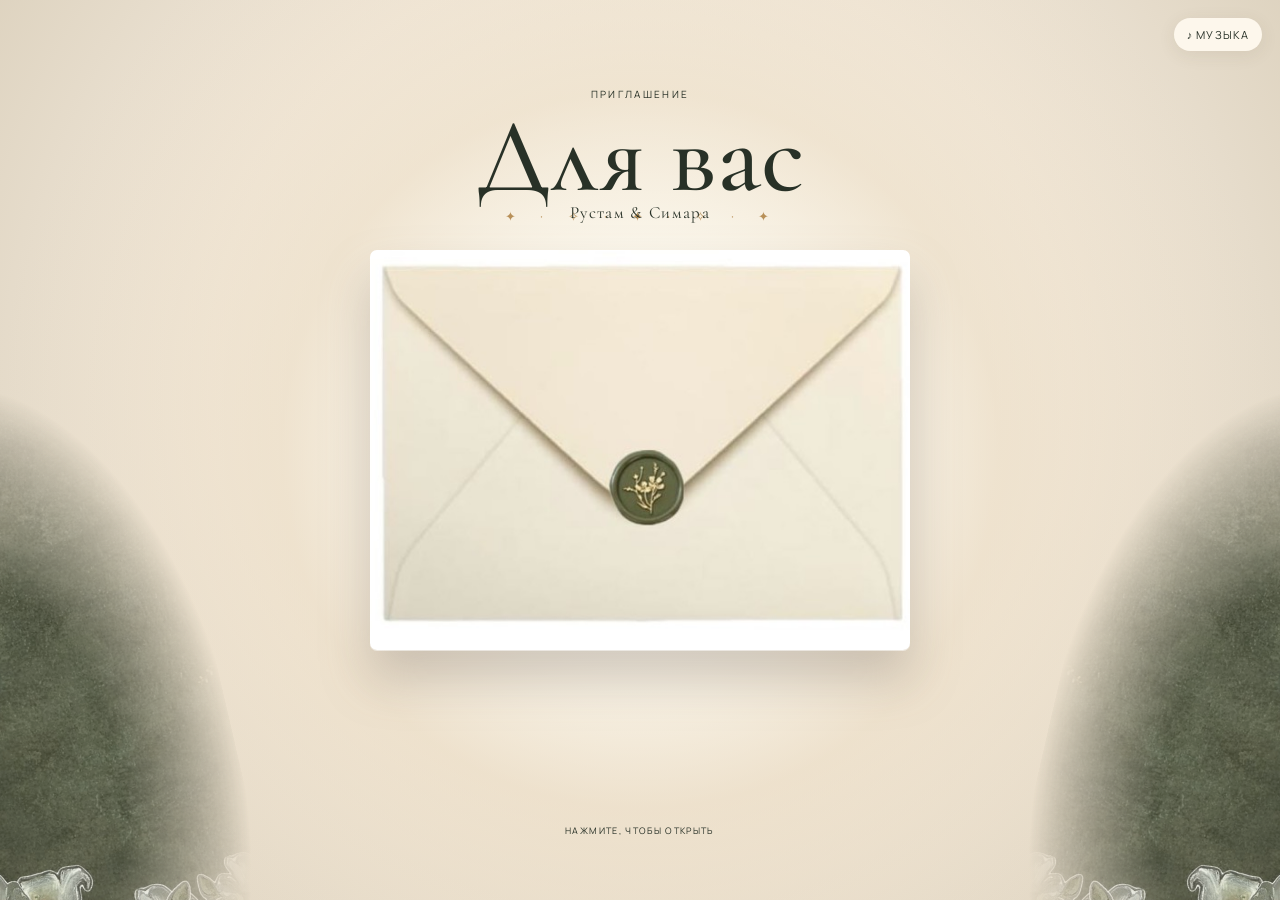
<file: index.html>
<!doctype html>
<html lang="ru">
<head>
    <meta charset="utf-8">
    <meta name="viewport" content="width=device-width,initial-scale=1">
    <meta name="theme-color" content="#f5f0e8">
    <title> Рустам & Симара </title>
    <link rel="preconnect" href="https://fonts.googleapis.com">
    <link rel="preconnect" href="https://fonts.gstatic.com" crossorigin>
    <link href="https://fonts.googleapis.com/css2?family=Cormorant+Garamond:ital,wght@0,400;0,500;0,600;1,400&family=Manrope:wght@400;500&display=swap" rel="stylesheet">
    <link rel="stylesheet" href="styles.css">
    <style>
        * {
            box-sizing: border-box;
        }
        
        .event-details {
            background: linear-gradient(135deg, rgba(245, 240, 232, 0.95), rgba(232, 224, 214, 0.95));
            border-radius: 20px;
            padding: 2.5rem 2rem;
            margin: 1.5rem auto;
            max-width: 500px;
            width: 90%;
            border: 2px solid #d4c5b5;
            box-shadow: 0 8px 32px rgba(0, 0, 0, 0.08);
            position: relative;
        }
        .event-details::before {
            content: '✦';
            position: absolute;
            top: -15px;
            left: 50%;
            transform: translateX(-50%);
            background: #f5f0e8;
            padding: 0 15px;
            font-size: 24px;
            color: #b8a89a;
        }
        .event-item {
            padding: 0.8rem 0;
            border-bottom: 1px solid rgba(184, 168, 154, 0.2);
        }
        .event-item:last-child {
            border-bottom: none;
        }
        .event-label {
            font-family: 'Manrope', sans-serif;
            font-size: 11px;
            letter-spacing: 2px;
            text-transform: uppercase;
            color: #9a8a7a;
            display: block;
            margin-bottom: 0.2rem;
        }
        .event-date {
            font-size: 1.4rem;
            font-weight: 500;
            color: #2c2420;
            display: block;
        }
        .event-time {
            font-size: 1.1rem;
            font-weight: 400;
            color: #5a4e42;
            display: inline-block;
            margin-right: 12px;
        }
        .event-place {
            font-size: 1.1rem;
            font-weight: 400;
            color: #5a4e42;
            display: inline-block;
        }
        .event-divider {
            display: block;
            text-align: center;
            font-size: 20px;
            color: #d4c5b5;
            margin: 0.2rem 0;
            letter-spacing: 8px;
        }
        .family-name {
            font-size: 1.6rem;
            font-weight: 500;
            color: #2c2420;
            text-align: center;
            padding-top: 0.8rem;
            margin-top: 0.8rem;
            border-top: 2px solid #d4c5b5;
            letter-spacing: 1px;
            font-family: 'Cormorant Garamond', serif;
            font-style: italic;
        }
        .family-name span {
            color: #b8a89a;
            font-weight: 300;
        }

        .evening-section {
            display: flex;
            align-items: center;
            justify-content: center;
            min-height: 70vh;
            width: 100%;
            padding: 2rem;
            position: relative;
        }
        .evening-section .bg-img {
            position: absolute;
            inset: 0;
            width: 100%;
            height: 100%;
            object-fit: cover;
            z-index: 0;
        }
        .evening-section .veil-overlay {
            position: absolute;
            inset: 0;
            background: rgba(40, 30, 20, 0.5);
            z-index: 1;
        }
        .center-message {
            max-width: 580px;
            width: 100%;
            padding: 2.5rem 2rem 2rem;
            background: rgba(255, 248, 240, 0.10);
            backdrop-filter: blur(4px);
            -webkit-backdrop-filter: blur(4px);
            border-radius: 28px;
            border: 1px solid rgba(255, 248, 240, 0.12);
            text-align: center;
            margin: 0 auto;
            position: relative;
            z-index: 2;
        }
        .center-message .label {
            font-family: 'Manrope', sans-serif;
            font-size: 12px;
            letter-spacing: 4px;
            text-transform: uppercase;
            color: rgba(255, 248, 240, 0.5);
            display: block;
            margin-bottom: 0.8rem;
        }
        .center-message p {
            font-family: 'Manrope', sans-serif;
            font-size: 1.05rem;
            color: rgba(255, 248, 240, 0.85);
            line-height: 1.9;
            font-weight: 300;
            letter-spacing: 0.3px;
            margin: 0.6rem 0;
        }
        .center-message .quote {
            font-family: 'Cormorant Garamond', serif;
            font-size: 1.8rem;
            font-style: italic;
            color: #f5f0e8;
            display: block;
            margin: 1rem 0 0.8rem;
            letter-spacing: 2px;
            line-height: 1.3;
        }
        .center-message .divider-line {
            display: block;
            color: rgba(255, 248, 240, 0.2);
            font-size: 1.2rem;
            letter-spacing: 10px;
            margin: 0.8rem 0;
        }
        .center-message .final-line {
            font-size: 0.95rem;
            opacity: 0.7;
            margin-top: 0.4rem;
        }

        @media (max-width: 600px) {
            .event-details {
                padding: 1.8rem 1.2rem;
                width: 95%;
            }
            .event-date {
                font-size: 1.2rem;
            }
            .event-time, .event-place {
                font-size: 1rem;
                display: block;
                margin-right: 0;
            }
            .family-name {
                font-size: 1.3rem;
            }
            
            .evening-section {
                min-height: 60vh;
                padding: 1rem;
            }
            .center-message {
                padding: 1.5rem 1.2rem 1.2rem;
                border-radius: 20px;
            }
            .center-message p {
                font-size: 0.95rem;
                line-height: 1.7;
            }
            .center-message .quote {
                font-size: 1.4rem;
                margin: 0.6rem 0;
            }
            .center-message .label {
                font-size: 10px;
                letter-spacing: 3px;
            }
            .center-message .divider-line {
                font-size: 1rem;
                letter-spacing: 6px;
            }
            .center-message .final-line {
                font-size: 0.9rem;
            }
            
            .photos figure {
                flex: 1 1 100%;
                max-width: 100%;
            }
            .photos figure img {
                height: 180px;
            }
            .copy h2 {
                font-size: 2rem !important;
            }
            .final-copy h2 {
                font-size: 2.2rem !important;
            }
            .wish-card {
                padding: 2rem 1.2rem !important;
            }
            .details p {
                font-size: 1rem !important;
            }
        }

        @media (max-width: 400px) {
            .center-message p {
                font-size: 0.85rem;
            }
            .center-message .quote {
                font-size: 1.2rem;
            }
            .event-date {
                font-size: 1rem;
            }
            .family-name {
                font-size: 1.1rem;
            }
        }
    </style>
</head>
<body>
    <button class="music" id="music" aria-label="Включить музыку">♪ <span>музыка</span></button>
    <main>
        <section class="hero">
            <div class="glow"></div>
            <div class="flora left"></div>
            <div class="flora right"></div>
            <div class="stars" aria-hidden="true">✦　·　✧　·　✦　·　✧　·　✦</div>
            <header>
                <span>приглашение</span>
                <h1>Для вас</h1>
                <p>Рустам & Симара</p>
            </header>
            <button class="envelope" id="open" aria-label="Открыть приглашение">
                <img src="assets/navy-envelope.jpg" alt="Конверт с восковой печатью">
            </button>
            <small>нажмите, чтобы открыть</small>
        </section>

        <div id="story" hidden>
            <section class="scene opening">
                <img src="assets/golden-light.jpg" alt="Солнечный свет в высоких окнах">
                <div class="veil"></div>
                <div class="copy reveal">
                    <span>один особенный вечер</span>
                    <h2>Есть мгновения,<br><i>которые остаются<br>в сердце навсегда.</i></h2>
                    <p>И этот вечер мы мечтаем разделить с вами.</p>
                </div>
            </section>

            <section class="scene stairs">
                <img src="assets/grand-staircase.jpg" alt="Парадная лестница дворца">
                <div class="veil"></div>
                <div class="copy right reveal">
                    <span>следуйте за светом</span>
                    <h2>Вас ждёт<br><i>наша история.</i></h2>
                </div>
            </section>

            <section class="details reveal">
                <span>с любовью</span>
                <h2>Дорогие наши,</h2>
                <p>Мы приглашаем вас быть рядом<br>в дни, которые станут началом<br>нашей новой главы.</p>
                
                <div class="event-details">
                    <div class="event-item">
                        <span class="event-label">✦ Вечер</span>
                        <span class="event-date">19 сентября 2026</span>
                        <span class="event-time">8:00</span>
                        <span class="event-place">Тарабхонаи Шохон</span>
                    </div>
                    
                    <div class="family-name">
                        Оилаи Тураевхо <span>&</span> Махмудовхо
                    </div>
                </div>
                
                <b>✦</b>
            </section>

            <section class="scene evening even-section" style="display:flex; align-items:center; justify-content:center; min-height:70vh; padding:2rem; position:relative;">
                <img src="assets/reception.jpg" alt="Свадебный ужин в саду" style="position:absolute; inset:0; width:100%; height:100%; object-fit:cover; z-index:0;">
                <div style="position:absolute; inset:0; background:rgba(40,30,20,0.5); z-index:1;"></div>
                
                <div class="center-message" style="position:relative; z-index:2;">
                    <span class="label">для вас</span>
                    <p>В этот вечер не будет строгих правил.<br>Будет только свет, тепло и искренность.</p>
                    <span class="quote">«Самое важное — это вы рядом»</span>
                    <p>Мы хотим, чтобы каждый из вас чувствовал себя<br>не просто гостем, а частью нашей большой истории.</p>
                    <span class="divider-line">— ✦ —</span>
                    <p class="final-line">Приходите с открытым сердцем —<br>остальное сделает этот вечер.</p>
                </div>
            </section>

            <section class="gallery">
                <div class="reveal">
                    <span>воспоминания</span>
                    <h2>Наша маленькая<br><i>история любви</i></h2>
                </div>
                <div class="photos">
                    <figure><img src="assets/couple.jpg" alt="Пара в саду"><figcaption>вместе — всегда</figcaption></figure>
                    <figure><img src="assets/golden-light.jpg" alt="Золотой свет"><figcaption>свет нашего дня</figcaption></figure>
                    <figure><img src="assets/reception.jpg" alt="Вечерняя площадка"><figcaption>вечер для близких</figcaption></figure>
                </div>
            </section>

            <section class="wish">
                <div class="wish-card reveal">
                    <span>пожелание для вас</span>
                    <h2>Пусть в этот вечер<br><i>всё будет о любви.</i></h2>
                    <p>О тёплых объятиях, искренних словах, смехе до слёз и воспоминаниях, к которым захочется возвращаться снова и снова.</p>
                    <b>Рустам &amp; Симара</b>
                </div>
            </section>

            <section class="final">
                <img src="assets/couple.jpg" alt="Симара и Рустам">
                <div class="final-shade"></div>
                <div class="final-copy reveal">
                    <span>до скорой встречи</span>
                    <h2>Будем ждать<br><i>вас.</i></h2>
                    <button id="rsvp">Подтвердить присутствие</button>
                    <small>Пожалуйста, сообщите нам до 19 сентября</small>
                </div>
            </section>
        </div>
    </main>

    <dialog id="dialog">
        <button class="close">×</button>
        <span>Спасибо</span>
        <h2>До встречи!</h2>
        <p>Мы будем очень рады разделить этот день с вами.</p>
    </dialog>

    <script src="script.js"></script>
</body>
</html>
</file>
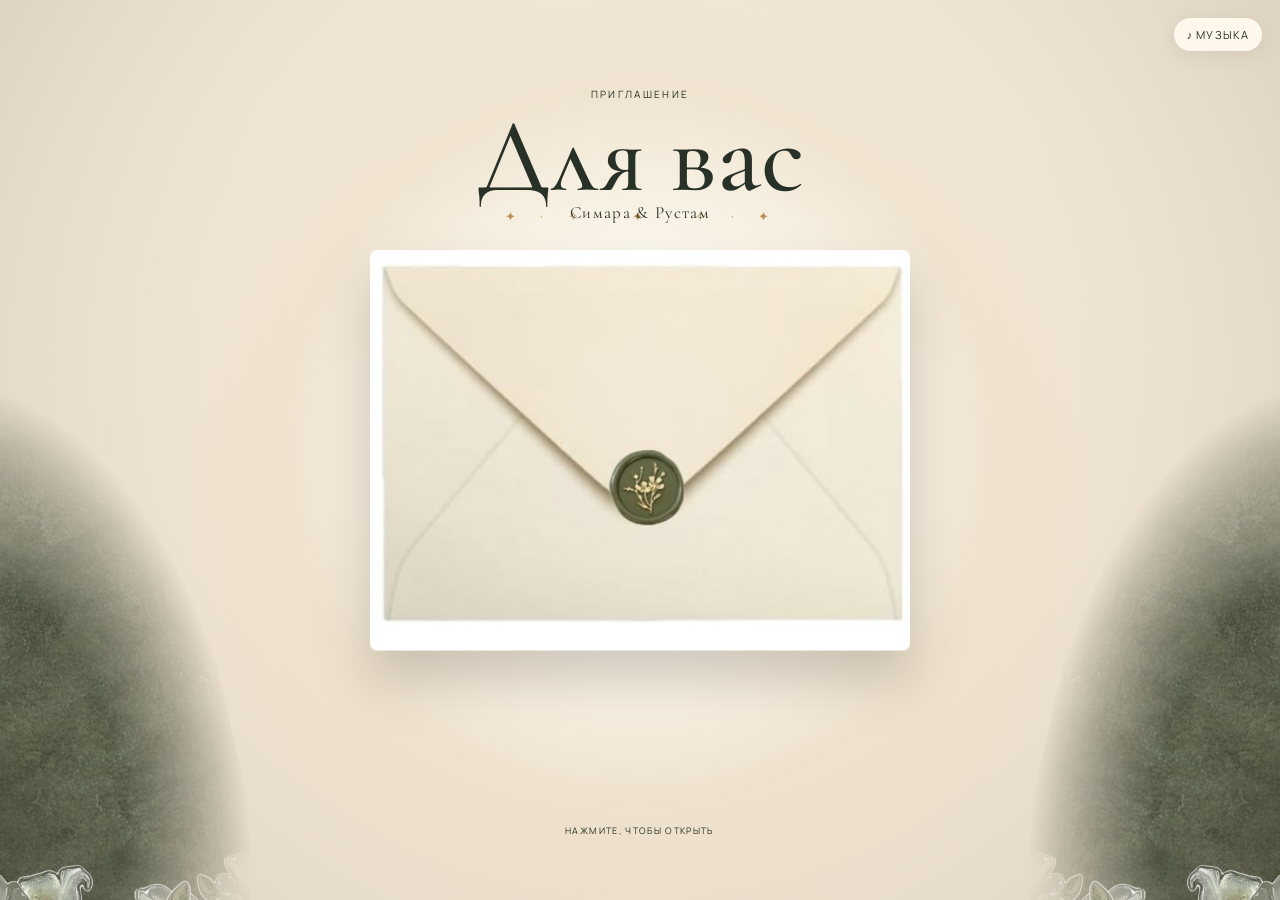
<file: outputs/invitation-site/index.html>
<!doctype html><html lang="ru"><head><meta charset="utf-8"><meta name="viewport" content="width=device-width,initial-scale=1"><meta name="theme-color" content="#f5f0e8"><title>Симара & Рустам</title><link rel="preconnect" href="https://fonts.googleapis.com"><link rel="preconnect" href="https://fonts.gstatic.com" crossorigin><link href="https://fonts.googleapis.com/css2?family=Cormorant+Garamond:ital,wght@0,400;0,500;0,600;1,400&family=Manrope:wght@400;500&display=swap" rel="stylesheet"><link rel="stylesheet" href="styles.css"></head><body><button class="music" id="music" aria-label="Включить музыку">♪ <span>музыка</span></button><main><section class="hero"><div class="glow"></div><div class="flora left"></div><div class="flora right"></div><div class="stars" aria-hidden="true">✦　·　✧　·　✦　·　✧　·　✦</div><header><span>приглашение</span><h1>Для вас</h1><p>Симара &amp; Рустам</p></header><button class="envelope" id="open" aria-label="Открыть приглашение"><img src="assets/navy-envelope.jpg" alt="Конверт с восковой печатью"></button><small>нажмите, чтобы открыть</small></section><div id="story" hidden><section class="scene opening"><img src="assets/golden-light.jpg" alt="Солнечный свет в высоких окнах"><div class="veil"></div><div class="copy reveal"><span>один особенный вечер</span><h2>Есть мгновения,<br><i>которые остаются<br>в сердце навсегда.</i></h2><p>И этот вечер мы мечтаем разделить с вами.</p></div></section><section class="scene stairs"><img src="assets/grand-staircase.jpg" alt="Парадная лестница дворца"><div class="veil"></div><div class="copy right reveal"><span>следуйте за светом</span><h2>Вас ждёт<br><i>наша история.</i></h2></div></section><section class="details reveal"><span>с любовью</span><h2>Дорогие наши,</h2><p>Мы приглашаем вас быть рядом<br>в день, который станет началом<br>нашей новой главы.</p><b>✦</b><strong>25 сентября 2026</strong><strong>18:00</strong><strong>Villa Verde, Bogotá</strong></section><section class="scene evening"><img src="assets/reception.jpg" alt="Свадебный ужин в саду"><div class="veil warm"></div><div class="copy schedule reveal"><span>программа вечера</span><h2>Время<br><i>быть вместе.</i></h2><div><p><b>19:00</b> Встреча гостей</p><p><b>20:00</b> Праздничный ужин</p><p><b>21:00</b> Музыка и танцы</p></div></div></section><section class="gallery"><div class="reveal"><span>воспоминания</span><h2>Наша маленькая<br><i>история любви</i></h2></div><div class="photos"><figure><img src="assets/couple.jpg" alt="Пара в саду"><figcaption>вместе — всегда</figcaption></figure><figure><img src="assets/golden-light.jpg" alt="Золотой свет"><figcaption>свет нашего дня</figcaption></figure><figure><img src="assets/reception.jpg" alt="Вечерняя площадка"><figcaption>вечер для близких</figcaption></figure></div></section><section class="wish"><div class="wish-card reveal"><span>пожелание для вас</span><h2>Пусть в этот вечер<br><i>всё будет о любви.</i></h2><p>О тёплых объятиях, искренних словах, смехе до слёз и воспоминаниях, к которым захочется возвращаться снова и снова.</p><b>Симара &amp; Рустам</b></div></section><section class="final"><img src="assets/couple.jpg" alt="Симара и Рустам"><div class="final-shade"></div><div class="final-copy reveal"><span>до скорой встречи</span><h2>Будем ждать<br><i>вас.</i></h2><button id="rsvp">Подтвердить присутствие</button><small>Пожалуйста, сообщите нам до 10 сентября</small></div></section></div></main><dialog id="dialog"><button class="close">×</button><span>Спасибо</span><h2>До встречи!</h2><p>Мы будем очень рады разделить этот день с вами.</p><a href="mailto:hello@example.com?subject=Подтверждение%20присутствия">Написать нам</a></dialog><script src="script.js"></script></body></html>
</file>
<file: styles.css>
:root{--ink:#283127;--cream:#f5f0e8;--gold:#bc9056;--serif:'Cormorant Garamond',Georgia,serif;--sans:Manrope,Arial,sans-serif}*{box-sizing:border-box}body{margin:0;background:var(--cream);color:var(--ink);font-family:var(--sans)}button{font:inherit}.music{position:fixed;z-index:30;right:18px;top:18px;border:0;border-radius:20px;padding:9px 13px;background:#fffaf0e8;color:var(--ink);font-size:11px;letter-spacing:.1em;text-transform:uppercase;cursor:pointer;box-shadow:0 4px 18px #55452a16}.music.playing{color:#a36f2e}.hero{min-height:100svh;position:relative;display:grid;place-items:center;overflow:hidden;background:linear-gradient(140deg,#f7f4eb,#e8e0d1)}.glow{position:absolute;width:110vmax;height:110vmax;border-radius:50%;background:radial-gradient(circle,#fffdf5 0 12%,#e9d9bd80 36%,transparent 65%);animation:breathe 9s ease-in-out infinite}.flora{position:absolute;width:46vw;max-width:440px;height:72%;bottom:-12%;background:url('assets/green-wallpaper.jpg') bottom/cover;opacity:.82;filter:saturate(.75);mask-image:radial-gradient(ellipse at 50% 60%,#000 33%,transparent 72%)}.flora.left{left:-14%;transform:rotate(-13deg)}.flora.right{right:-14%;transform:scaleX(-1) rotate(-13deg)}.stars{position:absolute;z-index:2;top:23%;color:#b89058;letter-spacing:.45em;font-size:13px;animation:float 7s ease-in-out infinite}header{z-index:3;position:absolute;top:10%;text-align:center}header span,.copy span,.details>span,.gallery span,.wish span,.final-copy span,dialog span{text-transform:uppercase;letter-spacing:.23em;font-size:10px}header h1{font:500 clamp(57px,10vw,105px)/.75 var(--serif);margin:15px 0 5px}header p{font:400 17px var(--serif);letter-spacing:.08em;margin:0}.envelope{z-index:3;padding:0;border:0;background:transparent;width:min(76vw,500px);cursor:pointer;filter:drop-shadow(0 26px 20px #3d302230);transition:transform .6s,filter .6s}.envelope:hover{transform:translateY(-7px) rotate(-1.2deg);filter:drop-shadow(0 36px 24px #3d302244)}.envelope img{display:block;width:100%;aspect-ratio:1.38;object-fit:cover;object-position:center 44%;border-radius:2px}.hero>small{position:absolute;z-index:3;bottom:7%;letter-spacing:.15em;text-transform:uppercase;font-size:9px}.scene{min-height:100svh;position:relative;overflow:hidden}.scene>img,.final>img{position:absolute;inset:0;width:100%;height:100%;object-fit:cover;animation:zoom 16s ease-out both}.veil,.final-shade{position:absolute;inset:0;background:linear-gradient(90deg,#111c15c9,transparent 70%)}.warm{background:linear-gradient(90deg,#26180ed0,transparent 70%)}.copy{position:absolute;z-index:2;top:50%;left:clamp(25px,11vw,170px);transform:translateY(-50%);max-width:650px;color:#fffaf0;text-shadow:0 2px 18px #0008}.copy.right{left:auto;right:clamp(25px,11vw,170px);text-align:right}.copy h2,.details h2,.gallery h2,.wish h2,.final h2,dialog h2{font:500 clamp(47px,7vw,85px)/.8 var(--serif);margin:18px 0}.copy p{font:400 clamp(20px,2vw,28px)/1.15 var(--serif)}.details{min-height:82svh;display:grid;place-content:center;text-align:center;padding:60px 24px;background:linear-gradient(145deg,#faf7ef,#e7ddcd)}.details p,.wish p{font:400 clamp(21px,3vw,31px)/1.15 var(--serif)}.details b{color:var(--gold);font-size:22px;margin:20px}.details strong{display:block;margin:5px;font:500 clamp(17px,2vw,23px) var(--serif);letter-spacing:.04em}.schedule>div{border-top:1px solid #efddba;margin-top:28px}.schedule p{margin:0;padding:11px 0;border-bottom:1px solid #efddba99;font:400 17px var(--serif)}.schedule b{display:inline-block;width:72px;color:#edca8e}.gallery{padding:clamp(75px,11vw,140px) 8%;background:#f7f2e9}.gallery>div:first-child{text-align:center}.photos{display:grid;grid-template-columns:repeat(3,1fr);gap:18px;max-width:1000px;margin:48px auto 0}.photos figure{margin:0}.photos img{width:100%;aspect-ratio:.76;object-fit:cover;display:block;box-shadow:0 17px 30px #392a1d1c}.photos figure:nth-child(2){margin-top:42px}.photos figcaption{text-align:center;font:italic 18px var(--serif);padding:13px 0}.wish{min-height:87svh;display:grid;place-items:center;padding:55px 22px;background:url('assets/golden-light.jpg') center/cover}.wish-card{max-width:690px;text-align:center;padding:clamp(45px,8vw,92px) clamp(24px,7vw,70px);background:#fffaf0e6;backdrop-filter:blur(5px);box-shadow:0 25px 55px #28190d45}.wish-card b{font:italic 27px var(--serif);color:#a4753f}.final{min-height:100svh;display:grid;place-items:center;position:relative;overflow:hidden}.final-shade{background:linear-gradient(0deg,#172017d9,transparent 70%)}.final-copy{z-index:2;align-self:end;text-align:center;color:#fffaf0;padding:70px 22px}.final-copy h2{font-size:clamp(55px,9vw,100px)}.final-copy button{border:0;background:#fff5e5;color:#263126;padding:15px 23px;letter-spacing:.12em;text-transform:uppercase;font-size:10px;cursor:pointer}.final-copy small{display:block;margin-top:17px;font-size:9px;letter-spacing:.04em}.reveal{opacity:0;transform:translateY(28px);transition:opacity .9s,transform .9s}.reveal.visible{opacity:1;transform:none}@keyframes zoom{from{scale:1.04}to{scale:1.13}}@keyframes breathe{50%{scale:1.08;opacity:.75}}@keyframes float{50%{translate:0 -13px;opacity:.55}}dialog{border:0;padding:50px;max-width:390px;text-align:center;color:var(--ink);background:#fffaf0;box-shadow:0 30px 100px #0008}dialog::backdrop{background:#142019bb}.close{position:absolute;right:12px;top:8px;border:0;background:none;font-size:27px;cursor:pointer}dialog p{font:400 21px/1.15 var(--serif)}dialog a{font-size:10px;letter-spacing:.12em;text-transform:uppercase;color:var(--ink);border-bottom:1px solid var(--gold);padding:8px;text-decoration:none}@media(max-width:600px){.flora{width:64vw;bottom:-14%}.stars{top:25%;font-size:10px}.copy,.copy.right{left:24px;right:24px;top:auto;bottom:10%;transform:none;text-align:left}.veil{background:linear-gradient(0deg,#121b14df,transparent 75%)}.copy h2{font-size:52px}.details{min-height:76svh}.photos{gap:10px;margin-top:33px}.photos figcaption{font-size:14px}.photos figure:nth-child(2){margin-top:26px}.wish{min-height:78svh}.wish-card{padding:44px 25px}.final>img{object-position:48% center}.music{right:12px;top:12px}.music span{display:none}}
</file>
<file: outputs/invitation-site/styles.css>
:root{--ink:#283127;--cream:#f5f0e8;--gold:#bc9056;--serif:'Cormorant Garamond',Georgia,serif;--sans:Manrope,Arial,sans-serif}*{box-sizing:border-box}body{margin:0;background:var(--cream);color:var(--ink);font-family:var(--sans)}button{font:inherit}.music{position:fixed;z-index:30;right:18px;top:18px;border:0;border-radius:20px;padding:9px 13px;background:#fffaf0e8;color:var(--ink);font-size:11px;letter-spacing:.1em;text-transform:uppercase;cursor:pointer;box-shadow:0 4px 18px #55452a16}.music.playing{color:#a36f2e}.hero{min-height:100svh;position:relative;display:grid;place-items:center;overflow:hidden;background:linear-gradient(140deg,#f7f4eb,#e8e0d1)}.glow{position:absolute;width:110vmax;height:110vmax;border-radius:50%;background:radial-gradient(circle,#fffdf5 0 12%,#e9d9bd80 36%,transparent 65%);animation:breathe 9s ease-in-out infinite}.flora{position:absolute;width:46vw;max-width:440px;height:72%;bottom:-12%;background:url('assets/green-wallpaper.jpg') bottom/cover;opacity:.82;filter:saturate(.75);mask-image:radial-gradient(ellipse at 50% 60%,#000 33%,transparent 72%)}.flora.left{left:-14%;transform:rotate(-13deg)}.flora.right{right:-14%;transform:scaleX(-1) rotate(-13deg)}.stars{position:absolute;z-index:2;top:23%;color:#b89058;letter-spacing:.45em;font-size:13px;animation:float 7s ease-in-out infinite}header{z-index:3;position:absolute;top:10%;text-align:center}header span,.copy span,.details>span,.gallery span,.wish span,.final-copy span,dialog span{text-transform:uppercase;letter-spacing:.23em;font-size:10px}header h1{font:500 clamp(57px,10vw,105px)/.75 var(--serif);margin:15px 0 5px}header p{font:400 17px var(--serif);letter-spacing:.08em;margin:0}.envelope{z-index:3;padding:0;border:0;background:transparent;width:min(76vw,500px);cursor:pointer;filter:drop-shadow(0 26px 20px #3d302230);transition:transform .6s,filter .6s}.envelope:hover{transform:translateY(-7px) rotate(-1.2deg);filter:drop-shadow(0 36px 24px #3d302244)}.envelope img{display:block;width:100%;aspect-ratio:1.38;object-fit:cover;object-position:center 44%;border-radius:2px}.hero>small{position:absolute;z-index:3;bottom:7%;letter-spacing:.15em;text-transform:uppercase;font-size:9px}.scene{min-height:100svh;position:relative;overflow:hidden}.scene>img,.final>img{position:absolute;inset:0;width:100%;height:100%;object-fit:cover;animation:zoom 16s ease-out both}.veil,.final-shade{position:absolute;inset:0;background:linear-gradient(90deg,#111c15c9,transparent 70%)}.warm{background:linear-gradient(90deg,#26180ed0,transparent 70%)}.copy{position:absolute;z-index:2;top:50%;left:clamp(25px,11vw,170px);transform:translateY(-50%);max-width:650px;color:#fffaf0;text-shadow:0 2px 18px #0008}.copy.right{left:auto;right:clamp(25px,11vw,170px);text-align:right}.copy h2,.details h2,.gallery h2,.wish h2,.final h2,dialog h2{font:500 clamp(47px,7vw,85px)/.8 var(--serif);margin:18px 0}.copy p{font:400 clamp(20px,2vw,28px)/1.15 var(--serif)}.details{min-height:82svh;display:grid;place-content:center;text-align:center;padding:60px 24px;background:linear-gradient(145deg,#faf7ef,#e7ddcd)}.details p,.wish p{font:400 clamp(21px,3vw,31px)/1.15 var(--serif)}.details b{color:var(--gold);font-size:22px;margin:20px}.details strong{display:block;margin:5px;font:500 clamp(17px,2vw,23px) var(--serif);letter-spacing:.04em}.schedule>div{border-top:1px solid #efddba;margin-top:28px}.schedule p{margin:0;padding:11px 0;border-bottom:1px solid #efddba99;font:400 17px var(--serif)}.schedule b{display:inline-block;width:72px;color:#edca8e}.gallery{padding:clamp(75px,11vw,140px) 8%;background:#f7f2e9}.gallery>div:first-child{text-align:center}.photos{display:grid;grid-template-columns:repeat(3,1fr);gap:18px;max-width:1000px;margin:48px auto 0}.photos figure{margin:0}.photos img{width:100%;aspect-ratio:.76;object-fit:cover;display:block;box-shadow:0 17px 30px #392a1d1c}.photos figure:nth-child(2){margin-top:42px}.photos figcaption{text-align:center;font:italic 18px var(--serif);padding:13px 0}.wish{min-height:87svh;display:grid;place-items:center;padding:55px 22px;background:url('assets/golden-light.jpg') center/cover}.wish-card{max-width:690px;text-align:center;padding:clamp(45px,8vw,92px) clamp(24px,7vw,70px);background:#fffaf0e6;backdrop-filter:blur(5px);box-shadow:0 25px 55px #28190d45}.wish-card b{font:italic 27px var(--serif);color:#a4753f}.final{min-height:100svh;display:grid;place-items:center;position:relative;overflow:hidden}.final-shade{background:linear-gradient(0deg,#172017d9,transparent 70%)}.final-copy{z-index:2;align-self:end;text-align:center;color:#fffaf0;padding:70px 22px}.final-copy h2{font-size:clamp(55px,9vw,100px)}.final-copy button{border:0;background:#fff5e5;color:#263126;padding:15px 23px;letter-spacing:.12em;text-transform:uppercase;font-size:10px;cursor:pointer}.final-copy small{display:block;margin-top:17px;font-size:9px;letter-spacing:.04em}.reveal{opacity:0;transform:translateY(28px);transition:opacity .9s,transform .9s}.reveal.visible{opacity:1;transform:none}@keyframes zoom{from{scale:1.04}to{scale:1.13}}@keyframes breathe{50%{scale:1.08;opacity:.75}}@keyframes float{50%{translate:0 -13px;opacity:.55}}dialog{border:0;padding:50px;max-width:390px;text-align:center;color:var(--ink);background:#fffaf0;box-shadow:0 30px 100px #0008}dialog::backdrop{background:#142019bb}.close{position:absolute;right:12px;top:8px;border:0;background:none;font-size:27px;cursor:pointer}dialog p{font:400 21px/1.15 var(--serif)}dialog a{font-size:10px;letter-spacing:.12em;text-transform:uppercase;color:var(--ink);border-bottom:1px solid var(--gold);padding:8px;text-decoration:none}@media(max-width:600px){.flora{width:64vw;bottom:-14%}.stars{top:25%;font-size:10px}.copy,.copy.right{left:24px;right:24px;top:auto;bottom:10%;transform:none;text-align:left}.veil{background:linear-gradient(0deg,#121b14df,transparent 75%)}.copy h2{font-size:52px}.details{min-height:76svh}.photos{gap:10px;margin-top:33px}.photos figcaption{font-size:14px}.photos figure:nth-child(2){margin-top:26px}.wish{min-height:78svh}.wish-card{padding:44px 25px}.final>img{object-position:48% center}.music{right:12px;top:12px}.music span{display:none}}
</file>
